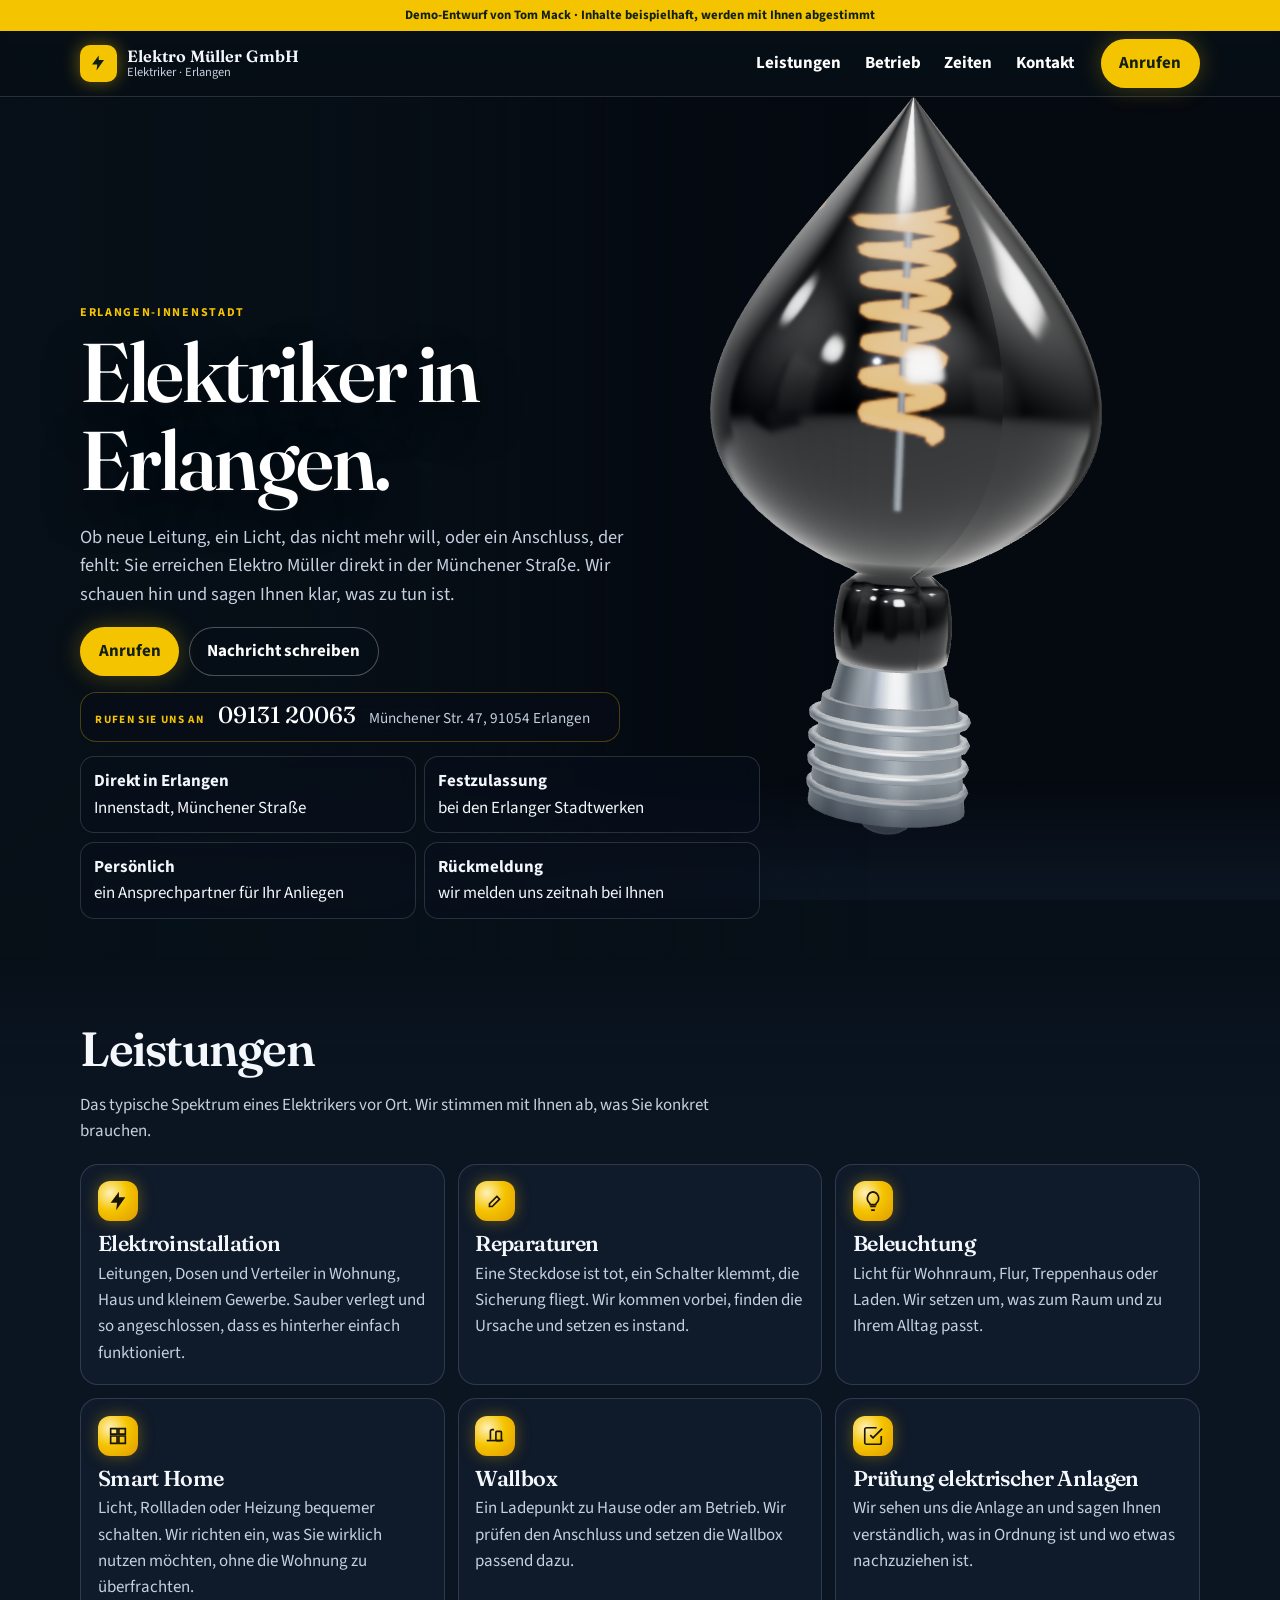
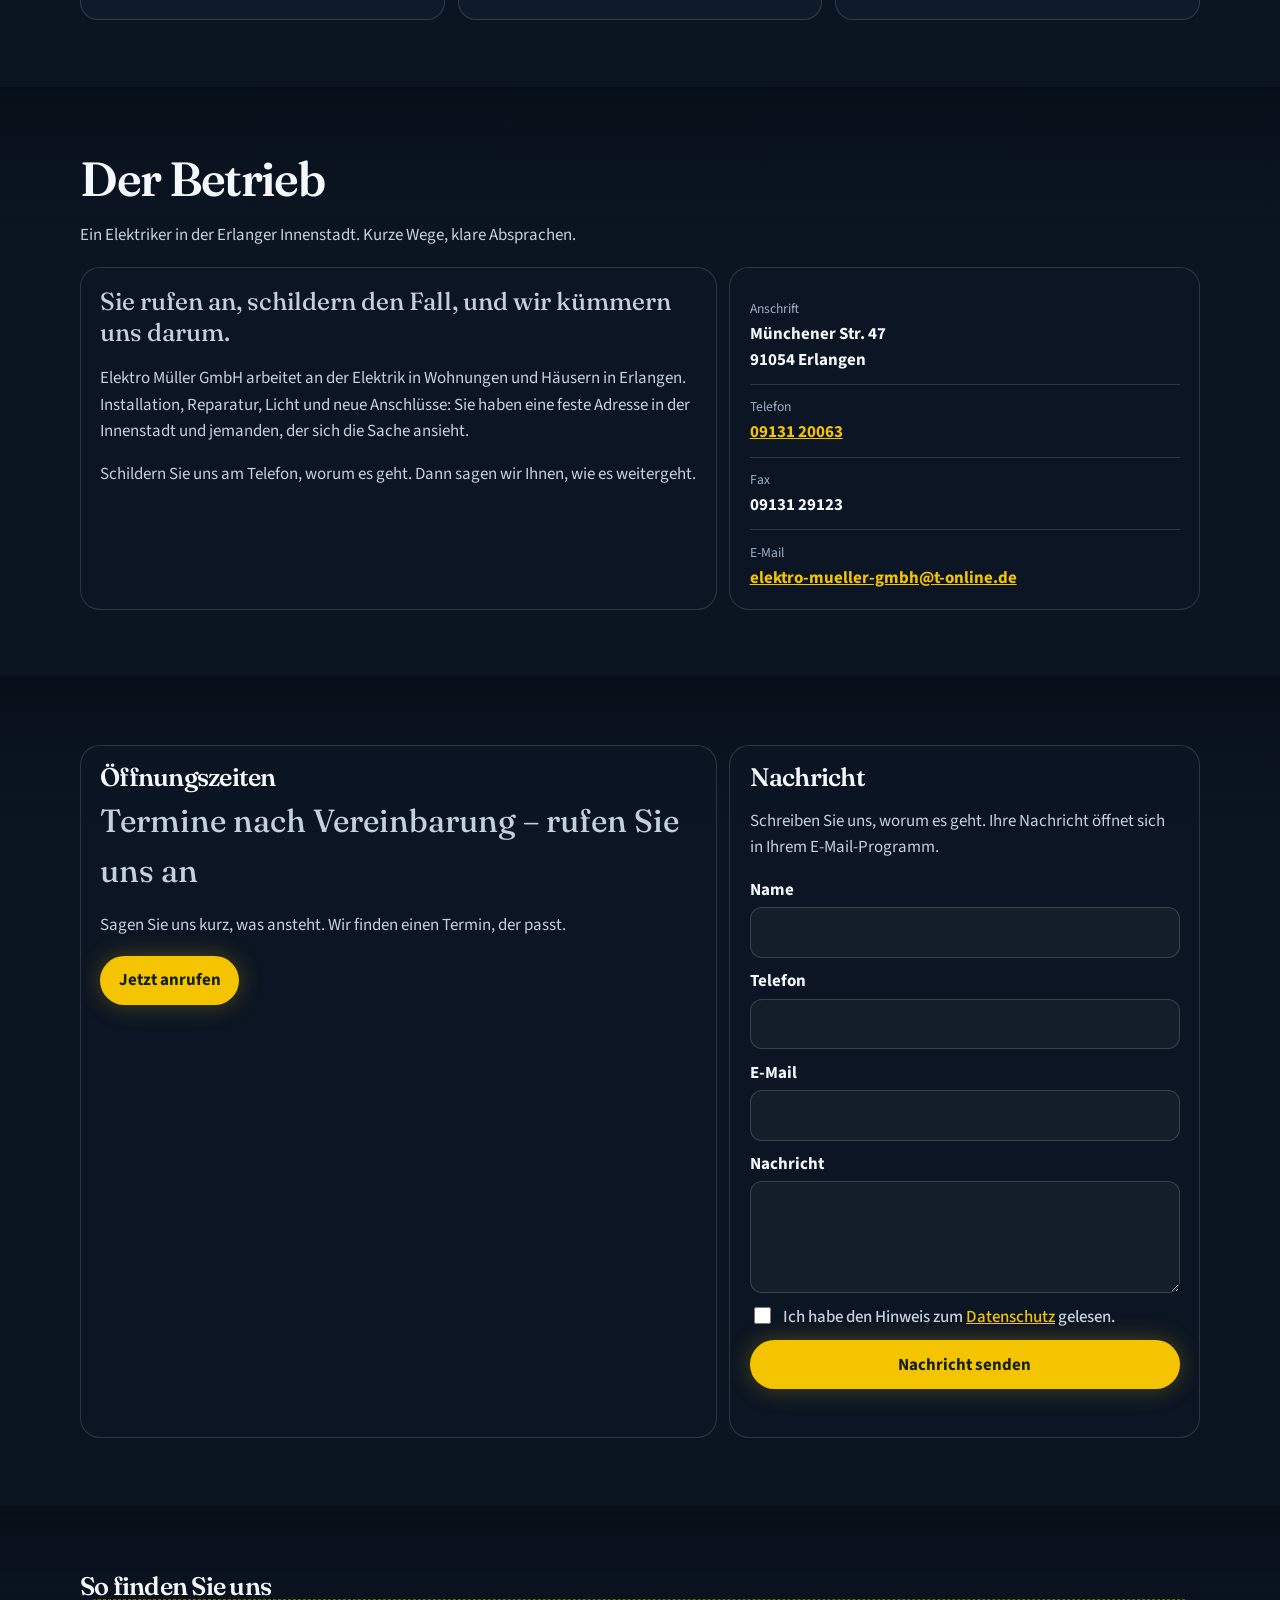
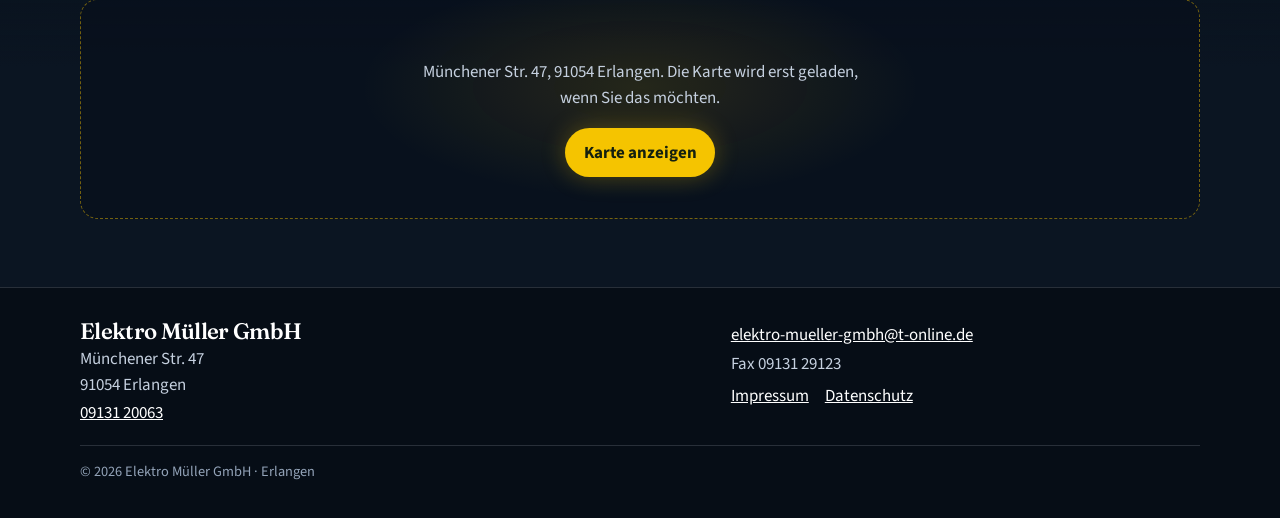
<file: index.html>
<!DOCTYPE html>
<html lang="de">
<head>
  <meta charset="utf-8">
  <meta name="viewport" content="width=device-width, initial-scale=1">
  <title>Elektriker in Erlangen | Elektro Müller GmbH</title>
  <meta name="description" content="Elektro Müller GmbH in Erlangen: Elektroinstallation, Reparatur, Beleuchtung. Münchener Str. 47, Telefon 09131 20063.">
  <meta name="robots" content="noindex">
  <link rel="icon" href="data:image/svg+xml,%3Csvg xmlns='http://www.w3.org/2000/svg' viewBox='0 0 32 32'%3E%3Crect width='32' height='32' rx='8' fill='%23071018'/%3E%3Cpath d='M18 4 8 18h7l-2 10 11-16h-7l1-8z' fill='%23f5c400'/%3E%3C/svg%3E">
  <link rel="stylesheet" href="styles.css">
  <script type="importmap">
  { "imports": { "three": "./vendor/three.module.min.js" } }
  </script>
  <script>
    if (window.matchMedia("(prefers-reduced-motion: reduce)").matches) {
      document.documentElement.classList.add("reduce");
    }
  </script>
</head>
<body>
  <!-- Demo-Entwurf. Keine Meister-, Notdienst- oder Gründungsangaben. Festzulassung belegt über ESTW, dort Name Müller Elektro GmbH. -->
  <a class="skip" href="#inhalt">Zum Inhalt springen</a>
  <div class="progress" aria-hidden="true"></div>
  <canvas id="webgl" aria-hidden="true"></canvas>
  <div class="canvas-fade" aria-hidden="true"></div>
  <div class="demo-banner">Demo-Entwurf von Tom Mack · Inhalte beispielhaft, werden mit Ihnen abgestimmt</div>
  <header class="site-header">
    <div class="wrap bar">
      <a class="brand" href="#inhalt">
        <span class="bolt" aria-hidden="true">
          <svg width="18" height="18" viewBox="0 0 24 24" fill="currentColor"><path d="M13 2 4 14h7l-1 8 10-14h-7l0-6z"/></svg>
        </span>
        <span class="brand-text">
          <strong>Elektro Müller GmbH</strong>
          <span>Elektriker · Erlangen</span>
        </span>
      </a>
      <button class="nav-toggle" type="button" aria-expanded="false" aria-controls="nav">
        <span class="visually-hidden">Menü</span>
        <span class="burger" aria-hidden="true"></span>
      </button>
      <nav class="site-nav" id="nav" aria-label="Hauptnavigation">
        <ul>
          <li><a href="#leistungen">Leistungen</a></li>
          <li><a href="#betrieb">Betrieb</a></li>
          <li><a href="#zeiten">Zeiten</a></li>
          <li><a href="#kontakt">Kontakt</a></li>
        </ul>
      </nav>
      <a class="btn btn-primary nav-cta" href="tel:+49913120063">Anrufen</a>
    </div>
  </header>

  <main class="page" id="inhalt">
    <section class="hero">
      <div class="bulb-slot" aria-hidden="true"></div>
      <div class="wrap hero-grid">
        <div>
          <p class="eyebrow">Erlangen-Innenstadt</p>
          <h1>Elektriker in Erlangen.</h1>
          <p class="lede">Ob neue Leitung, ein Licht, das nicht mehr will, oder ein Anschluss, der fehlt: Sie erreichen Elektro Müller direkt in der Münchener Straße. Wir schauen hin und sagen Ihnen klar, was zu tun ist.</p>
          <div class="actions">
            <a class="btn btn-primary" href="tel:+49913120063">Anrufen</a>
            <a class="btn btn-ghost" href="#kontakt">Nachricht schreiben</a>
          </div>
          <aside class="panel" aria-label="Telefon">
            <p class="kicker">Rufen Sie uns an</p>
            <a class="phone" href="tel:+49913120063">09131 20063</a>
            <p>Münchener Str. 47, 91054 Erlangen</p>
          </aside>
          <!-- PLATZHALTER: Festzulassung belegt. Die anderen Nutzenformulierungen sind allgemein, keine gemessenen Versprechen. -->
          <ul class="trust">
            <li><strong>Direkt in Erlangen</strong> Innenstadt, Münchener Straße</li>
            <li><strong>Festzulassung</strong> bei den Erlanger Stadtwerken</li>
            <li><strong>Persönlich</strong> ein Ansprechpartner für Ihr Anliegen</li>
            <li><strong>Rückmeldung</strong> wir melden uns zeitnah bei Ihnen</li>
          </ul>
        </div>
      </div>
    </section>

    <section class="section" id="leistungen">
      <div class="wrap">
        <div class="section-head reveal">
          <h2>Leistungen</h2>
          <p>Das typische Spektrum eines Elektrikers vor Ort. Wir stimmen mit Ihnen ab, was Sie konkret brauchen.</p>
        </div>
        <!-- PLATZHALTER: Leistungen beispielhaft. Kein E-Check, kein 24-Stunden-Notdienst. -->
        <div class="cards">
          <article class="card reveal">
            <div class="ico" aria-hidden="true"><svg width="22" height="22" viewBox="0 0 24 24" fill="currentColor"><path d="M13 2 4 14h7l-1 8 10-14h-7z"/></svg></div>
            <h3>Elektroinstallation</h3>
            <p>Leitungen, Dosen und Verteiler in Wohnung, Haus und kleinem Gewerbe. Sauber verlegt und so angeschlossen, dass es hinterher einfach funktioniert.</p>
          </article>
          <article class="card reveal">
            <div class="ico" aria-hidden="true"><svg width="22" height="22" viewBox="0 0 24 24" fill="none" stroke="currentColor" stroke-width="1.8"><path d="M14 7l3 3-8 8H6v-3l8-8z"/></svg></div>
            <h3>Reparaturen</h3>
            <p>Eine Steckdose ist tot, ein Schalter klemmt, die Sicherung fliegt. Wir kommen vorbei, finden die Ursache und setzen es instand.</p>
          </article>
          <article class="card reveal">
            <div class="ico" aria-hidden="true"><svg width="22" height="22" viewBox="0 0 24 24" fill="none" stroke="currentColor" stroke-width="1.8"><path d="M9 18h6M10 22h4M12 2a7 7 0 0 0-4 12c.6.7 1 1.6 1 2h6c0-.4.4-1.3 1-2a7 7 0 0 0-4-12z"/></svg></div>
            <h3>Beleuchtung</h3>
            <p>Licht für Wohnraum, Flur, Treppenhaus oder Laden. Wir setzen um, was zum Raum und zu Ihrem Alltag passt.</p>
          </article>
          <article class="card reveal">
            <div class="ico" aria-hidden="true"><svg width="22" height="22" viewBox="0 0 24 24" fill="none" stroke="currentColor" stroke-width="1.8"><path d="M4 10h7V4H4v6zM13 20h7v-8h-7v8zM13 10h7V4h-7v6zM4 20h7v-8H4v8z"/></svg></div>
            <h3>Smart Home</h3>
            <p>Licht, Rollladen oder Heizung bequemer schalten. Wir richten ein, was Sie wirklich nutzen möchten, ohne die Wohnung zu überfrachten.</p>
          </article>
          <article class="card reveal">
            <div class="ico" aria-hidden="true"><svg width="22" height="22" viewBox="0 0 24 24" fill="none" stroke="currentColor" stroke-width="1.8"><path d="M7 16V7a2 2 0 0 1 2-2h2"/><rect x="13" y="7" width="6" height="10" rx="1"/><path d="M3 17h18"/></svg></div>
            <h3>Wallbox</h3>
            <p>Ein Ladepunkt zu Hause oder am Betrieb. Wir prüfen den Anschluss und setzen die Wallbox passend dazu.</p>
          </article>
          <article class="card reveal">
            <div class="ico" aria-hidden="true"><svg width="22" height="22" viewBox="0 0 24 24" fill="none" stroke="currentColor" stroke-width="1.8"><path d="M9 11l3 3L22 4"/><path d="M21 12v7a2 2 0 0 1-2 2H5a2 2 0 0 1-2-2V5a2 2 0 0 1 2-2h11"/></svg></div>
            <h3>Prüfung elektrischer Anlagen</h3>
            <p>Wir sehen uns die Anlage an und sagen Ihnen verständlich, was in Ordnung ist und wo etwas nachzuziehen ist.</p>
          </article>
        </div>
      </div>
    </section>

    <section class="section" id="betrieb">
      <div class="wrap">
        <div class="section-head reveal">
          <h2>Der Betrieb</h2>
          <p>Ein Elektriker in der Erlanger Innenstadt. Kurze Wege, klare Absprachen.</p>
        </div>
        <div class="about">
          <div class="box reveal">
            <!-- PLATZHALTER: kein Inhabername, kein Gründungsjahr. -->
            <p class="pull">Sie rufen an, schildern den Fall, und wir kümmern uns darum.</p>
            <p>Elektro Müller GmbH arbeitet an der Elektrik in Wohnungen und Häusern in Erlangen. Installation, Reparatur, Licht und neue Anschlüsse: Sie haben eine feste Adresse in der Innenstadt und jemanden, der sich die Sache ansieht.</p>
            <p>Schildern Sie uns am Telefon, worum es geht. Dann sagen wir Ihnen, wie es weitergeht.</p>
          </div>
          <aside class="box reveal">
            <dl class="dl">
              <div><dt>Anschrift</dt><dd>Münchener Str. 47<br>91054 Erlangen</dd></div>
              <div><dt>Telefon</dt><dd><a href="tel:+49913120063">09131 20063</a></dd></div>
              <div><dt>Fax</dt><dd>09131 29123</dd></div>
              <div><dt>E-Mail</dt><dd><a href="mailto:elektro-mueller-gmbh@t-online.de">elektro-mueller-gmbh@t-online.de</a></dd></div>
            </dl>
          </aside>
        </div>
      </div>
    </section>

    <section class="section" id="zeiten">
      <div class="wrap split">
        <div class="box reveal">
          <h2>Öffnungszeiten</h2>
          <!-- PLATZHALTER: konkrete Zeiten unbekannt. -->
          <p class="hours-note">Termine nach Vereinbarung – rufen Sie uns an</p>
          <p>Sagen Sie uns kurz, was ansteht. Wir finden einen Termin, der passt.</p>
          <p><a class="btn btn-primary" href="tel:+49913120063">Jetzt anrufen</a></p>
        </div>
        <div class="box reveal" id="kontakt">
          <h2>Nachricht</h2>
          <p>Schreiben Sie uns, worum es geht. Ihre Nachricht öffnet sich in Ihrem E-Mail-Programm.</p>
          <form id="kontakt-form">
            <label>Name <input name="name" type="text" autocomplete="name" required></label>
            <label>Telefon <input name="telefon" type="tel" autocomplete="tel"></label>
            <label>E-Mail <input name="email" type="email" autocomplete="email"></label>
            <label>Nachricht <textarea name="nachricht" required></textarea></label>
            <label class="check"><input type="checkbox" required> <span>Ich habe den Hinweis zum <a href="datenschutz.html">Datenschutz</a> gelesen.</span></label>
            <button class="btn btn-primary" type="submit">Nachricht senden</button>
            <p class="form-status" id="form-status" role="status"></p>
          </form>
        </div>
      </div>
    </section>

    <section class="section" aria-labelledby="karte-titel">
      <div class="wrap">
        <h2 id="karte-titel" class="reveal">So finden Sie uns</h2>
        <div class="map-hold reveal" id="map-hold">
          <div>
            <p>Münchener Str. 47, 91054 Erlangen. Die Karte wird erst geladen, wenn Sie das möchten.</p>
            <button class="btn btn-primary" type="button" id="map-load">Karte anzeigen</button>
          </div>
        </div>
      </div>
    </section>
  </main>

  <footer class="site-footer">
    <div class="wrap footer-grid">
      <div>
        <h2>Elektro Müller GmbH</h2>
        <p>Münchener Str. 47<br>91054 Erlangen</p>
        <p><a href="tel:+49913120063">09131 20063</a></p>
      </div>
      <div>
        <p><a href="mailto:elektro-mueller-gmbh@t-online.de">elektro-mueller-gmbh@t-online.de</a></p>
        <p>Fax 09131 29123</p>
        <div class="legal-links">
          <a href="impressum.html">Impressum</a>
          <a href="datenschutz.html">Datenschutz</a>
        </div>
      </div>
    </div>
    <div class="wrap fine"><p>© <span data-year>2026</span> Elektro Müller GmbH · Erlangen</p></div>
  </footer>
  <a class="call-dock btn btn-primary" href="tel:+49913120063">Anrufen · 09131 20063</a>
  <!-- PLATZHALTER: facebook.com/ElektroMuellerGmbh gehört zum Wolfsburger Betrieb, kein Link. -->
  <script type="module" src="scene.js"></script>
</body>
</html>
</file>
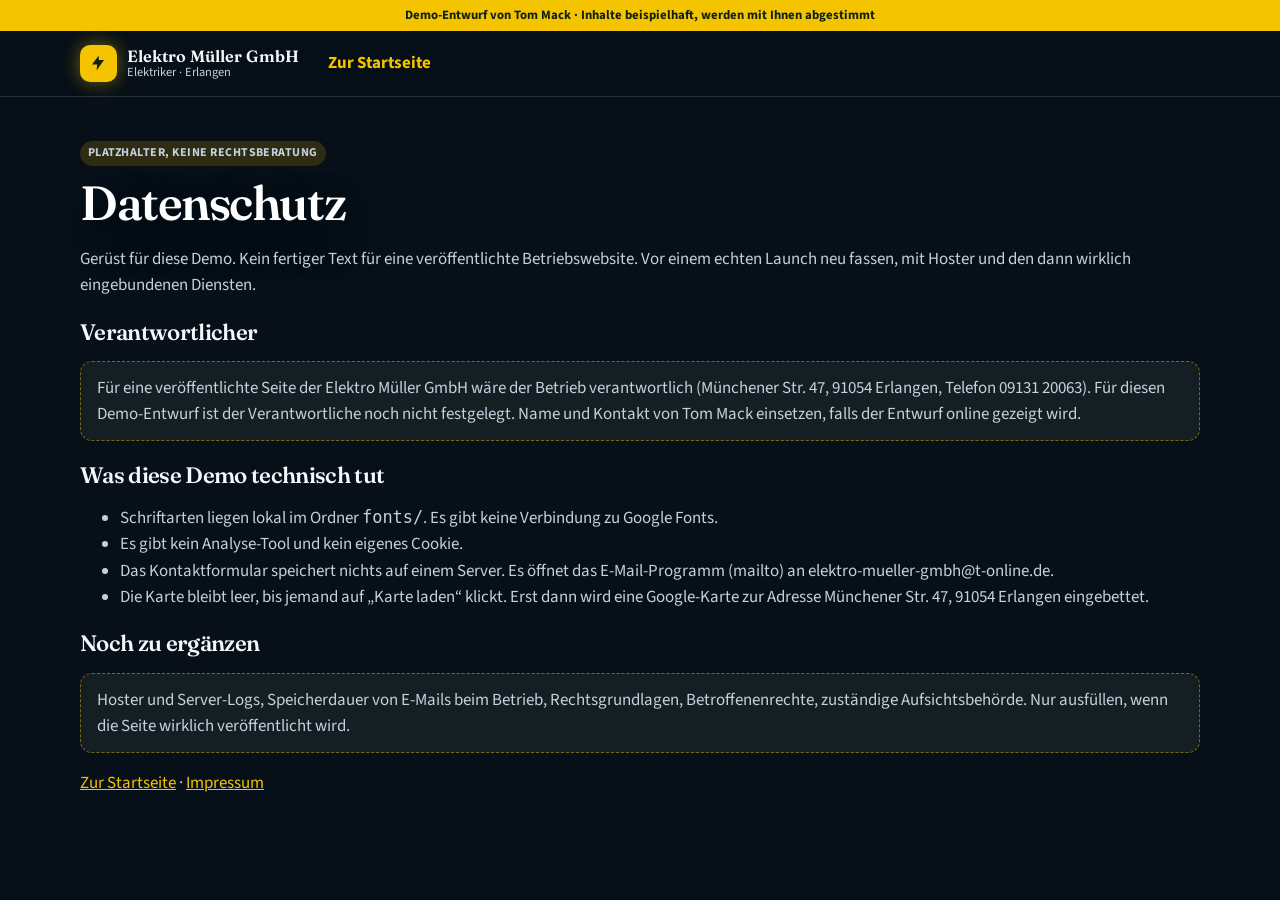
<file: datenschutz.html>
<!DOCTYPE html>
<html lang="de">
<head>
  <meta charset="utf-8">
  <meta name="viewport" content="width=device-width, initial-scale=1">
  <title>Datenschutz | Elektro Müller GmbH (Demo)</title>
  <meta name="robots" content="noindex">
  <link rel="stylesheet" href="styles.css">
</head>
<body>
  <a class="skip" href="#inhalt">Zum Inhalt springen</a>
  <div class="demo-banner">Demo-Entwurf von Tom Mack · Inhalte beispielhaft, werden mit Ihnen abgestimmt</div>
  <header class="site-header">
    <div class="wrap bar">
      <a class="brand" href="index.html">
        <span class="bolt" aria-hidden="true">
          <svg width="18" height="18" viewBox="0 0 24 24" fill="currentColor"><path d="M13 2 4 14h7l-1 8 10-14h-7l0-6z"/></svg>
        </span>
        <span class="brand-text"><strong>Elektro Müller GmbH</strong><span>Elektriker · Erlangen</span></span>
      </a>
      <a class="btn btn-light" href="index.html">Zur Startseite</a>
    </div>
  </header>
  <main class="legal" id="inhalt">
    <div class="wrap">
      <p class="badge">Platzhalter, keine Rechtsberatung</p>
      <h1>Datenschutz</h1>
      <p>Gerüst für diese Demo. Kein fertiger Text für eine veröffentlichte Betriebswebsite. Vor einem echten Launch neu fassen, mit Hoster und den dann wirklich eingebundenen Diensten.</p>

      <h2>Verantwortlicher</h2>
      <!-- PLATZHALTER -->
      <p class="ph">Für eine veröffentlichte Seite der Elektro Müller GmbH wäre der Betrieb verantwortlich (Münchener Str. 47, 91054 Erlangen, Telefon 09131 20063). Für diesen Demo-Entwurf ist der Verantwortliche noch nicht festgelegt. Name und Kontakt von Tom Mack einsetzen, falls der Entwurf online gezeigt wird.</p>

      <h2>Was diese Demo technisch tut</h2>
      <ul>
        <li>Schriftarten liegen lokal im Ordner <code>fonts/</code>. Es gibt keine Verbindung zu Google Fonts.</li>
        <li>Es gibt kein Analyse-Tool und kein eigenes Cookie.</li>
        <li>Das Kontaktformular speichert nichts auf einem Server. Es öffnet das E-Mail-Programm (mailto) an elektro-mueller-gmbh@t-online.de.</li>
        <li>Die Karte bleibt leer, bis jemand auf „Karte laden“ klickt. Erst dann wird eine Google-Karte zur Adresse Münchener Str. 47, 91054 Erlangen eingebettet.</li>
      </ul>

      <h2>Noch zu ergänzen</h2>
      <!-- PLATZHALTER -->
      <p class="ph">Hoster und Server-Logs, Speicherdauer von E-Mails beim Betrieb, Rechtsgrundlagen, Betroffenenrechte, zuständige Aufsichtsbehörde. Nur ausfüllen, wenn die Seite wirklich veröffentlicht wird.</p>

      <p><a href="index.html">Zur Startseite</a> · <a href="impressum.html">Impressum</a></p>
    </div>
  </main>
</body>
</html>
</file>
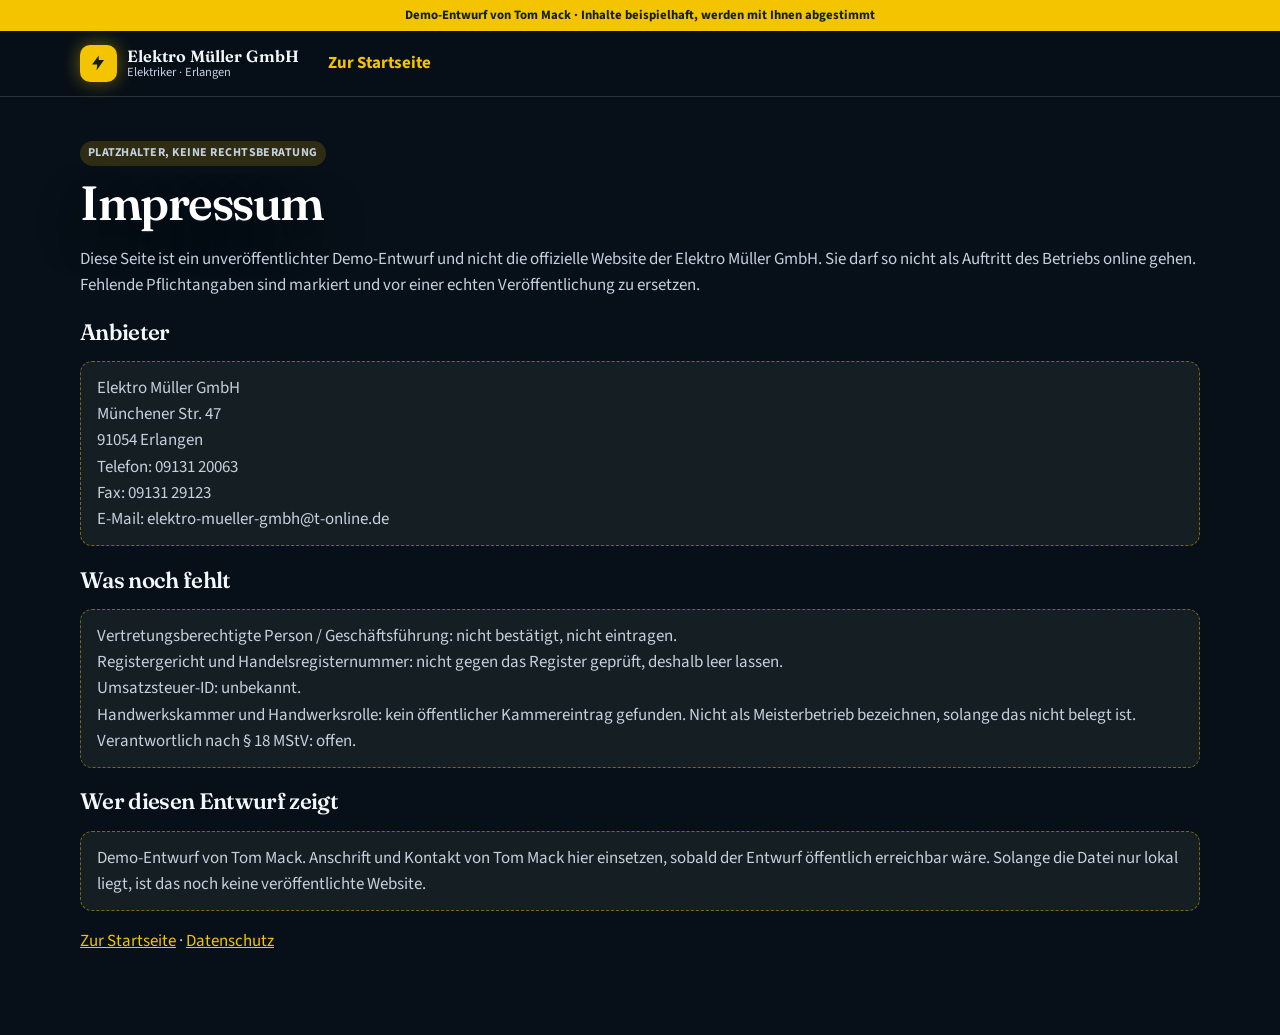
<file: impressum.html>
<!DOCTYPE html>
<html lang="de">
<head>
  <meta charset="utf-8">
  <meta name="viewport" content="width=device-width, initial-scale=1">
  <title>Impressum | Elektro Müller GmbH (Demo)</title>
  <meta name="robots" content="noindex">
  <link rel="stylesheet" href="styles.css">
</head>
<body>
  <a class="skip" href="#inhalt">Zum Inhalt springen</a>
  <div class="demo-banner">Demo-Entwurf von Tom Mack · Inhalte beispielhaft, werden mit Ihnen abgestimmt</div>
  <header class="site-header">
    <div class="wrap bar">
      <a class="brand" href="index.html">
        <span class="bolt" aria-hidden="true">
          <svg width="18" height="18" viewBox="0 0 24 24" fill="currentColor"><path d="M13 2 4 14h7l-1 8 10-14h-7l0-6z"/></svg>
        </span>
        <span class="brand-text"><strong>Elektro Müller GmbH</strong><span>Elektriker · Erlangen</span></span>
      </a>
      <a class="btn btn-light" href="index.html">Zur Startseite</a>
    </div>
  </header>
  <main class="legal" id="inhalt">
    <div class="wrap">
      <p class="badge">Platzhalter, keine Rechtsberatung</p>
      <h1>Impressum</h1>
      <p>Diese Seite ist ein unveröffentlichter Demo-Entwurf und nicht die offizielle Website der Elektro Müller GmbH. Sie darf so nicht als Auftritt des Betriebs online gehen. Fehlende Pflichtangaben sind markiert und vor einer echten Veröffentlichung zu ersetzen.</p>

      <h2>Anbieter</h2>
      <!-- PLATZHALTER: Adresse, Telefon, Fax und E-Mail aus öffentlichen Verzeichnissen. ESTW führt denselben Standort als Müller Elektro GmbH. -->
      <p class="ph">
        Elektro Müller GmbH<br>
        Münchener Str. 47<br>
        91054 Erlangen<br>
        Telefon: 09131 20063<br>
        Fax: 09131 29123<br>
        E-Mail: elektro-mueller-gmbh@t-online.de
      </p>
            <h2>Was noch fehlt</h2>
      <!-- PLATZHALTER -->
      <p class="ph">
        Vertretungsberechtigte Person / Geschäftsführung: nicht bestätigt, nicht eintragen.<br>
        Registergericht und Handelsregisternummer: nicht gegen das Register geprüft, deshalb leer lassen.<br>
        Umsatzsteuer-ID: unbekannt.<br>
        Handwerkskammer und Handwerksrolle: kein öffentlicher Kammereintrag gefunden. Nicht als Meisterbetrieb bezeichnen, solange das nicht belegt ist.<br>
        Verantwortlich nach § 18 MStV: offen.
      </p>

      <h2>Wer diesen Entwurf zeigt</h2>
      <!-- PLATZHALTER -->
      <p class="ph">Demo-Entwurf von Tom Mack. Anschrift und Kontakt von Tom Mack hier einsetzen, sobald der Entwurf öffentlich erreichbar wäre. Solange die Datei nur lokal liegt, ist das noch keine veröffentlichte Website.</p>

      <p><a href="index.html">Zur Startseite</a> · <a href="datenschutz.html">Datenschutz</a></p>
    </div>
  </main>
</body>
</html>
</file>
<file: styles.css>
@font-face {
  font-family: "Fraunces Local";
  src: url("fonts/Fraunces.ttf") format("truetype");
  font-weight: 460 700;
  font-style: normal;
  font-display: swap;
}
@font-face {
  font-family: "Source Sans Local";
  src: url("fonts/SourceSans3.ttf") format("truetype");
  font-weight: 400 700;
  font-style: normal;
  font-display: swap;
}

:root {
  --navy: #071018;
  --navy-2: #102033;
  --ink: #f4f7fb;
  --muted: #c5d0df;
  --line: rgba(214, 224, 238, 0.16);
  --yellow: #f5c400;
  --amber: #ffb703;
  --serif: "Fraunces Local", "Iowan Old Style", Palatino, Georgia, serif;
  --sans: "Source Sans Local", "Segoe UI", sans-serif;
  --max: 1120px;
}

*, *::before, *::after { box-sizing: border-box; }
html { scroll-behavior: smooth; }
body {
  margin: 0;
  color: var(--ink);
  font-family: var(--sans);
  font-size: 1.06rem;
  line-height: 1.55;
  background: var(--navy);
}
body.reduce, body.no-webgl { background:
  radial-gradient(520px 420px at 78% 18%, rgba(245, 196, 0, 0.28), transparent 60%),
  radial-gradient(700px 480px at 20% 0%, rgba(40, 90, 160, 0.35), transparent 55%),
  var(--navy);
}
a { color: var(--yellow); }
a:hover { color: #ffe08a; }
:focus-visible { outline: 3px solid var(--yellow); outline-offset: 2px; }
.skip {
  position: absolute; left: 0.8rem; top: -4rem; z-index: 80;
  background: #000; color: #fff; padding: 0.5rem 0.8rem;
}
.skip:focus { top: 0.6rem; }
.visually-hidden {
  position: absolute; width: 1px; height: 1px; margin: -1px; padding: 0;
  overflow: hidden; clip: rect(0,0,0,0); white-space: nowrap; border: 0;
}
.wrap { width: min(var(--max), calc(100% - 1.5rem)); margin-inline: auto; }

#webgl {
  position: fixed; inset: 0; width: 100%; height: 100%; z-index: 0;
  display: block; pointer-events: none;
}
body.no-webgl #webgl, body.reduce #webgl { display: none; }

.progress {
  position: fixed; top: 0; left: 0; height: 3px; width: 100%;
  background: linear-gradient(90deg, var(--amber), #fff4c2);
  transform: scaleX(0); transform-origin: 0 50%; z-index: 60; pointer-events: none;
}

.demo-banner {
  position: relative; z-index: 5;
  background: var(--yellow); color: #102013;
  text-align: center; font-size: 0.8rem; font-weight: 700;
  line-height: 1.35; padding: 0.42rem 0.8rem;
}
.site-header {
  position: sticky; top: 0; z-index: 30;
  background: rgba(7, 16, 24, 0.78);
  backdrop-filter: blur(14px);
  border-bottom: 1px solid var(--line);
}
.bar { min-height: 4.1rem; display: flex; align-items: center; gap: 0.65rem; }
.brand { display: flex; align-items: center; gap: 0.65rem; color: inherit; text-decoration: none; min-width: 0; }
.brand:hover { color: inherit; }
.bolt {
  width: 2.3rem; height: 2.3rem; flex: none; border-radius: 10px;
  background: var(--yellow); color: #102013; display: grid; place-items: center;
  box-shadow: 0 0 18px rgba(245, 196, 0, 0.45);
}
.brand-text { display: flex; flex-direction: column; line-height: 1.1; }
.brand-text strong { font-family: var(--serif); font-weight: 620; font-size: 1.02rem; white-space: nowrap; }
.brand-text span { color: var(--muted); font-size: 0.78rem; }
.nav-toggle {
  margin-left: auto; width: 2.7rem; height: 2.7rem; border-radius: 10px;
  border: 1px solid rgba(255,255,255,0.2); background: transparent; color: #fff;
  display: inline-flex; align-items: center; justify-content: center; cursor: pointer;
}
.nav-toggle .burger, .nav-toggle .burger::before, .nav-toggle .burger::after {
  display: block; width: 1.05rem; height: 2px; background: #fff; position: relative; border-radius: 2px;
}
.nav-toggle .burger::before, .nav-toggle .burger::after { content: ""; position: absolute; left: 0; }
.nav-toggle .burger::before { top: -6px; }
.nav-toggle .burger::after { top: 6px; }
.site-nav { display: none; }
.site-nav.is-open {
  display: block; position: absolute; left: 0; right: 0; top: 100%;
  background: rgba(7, 16, 24, 0.96); border-bottom: 1px solid var(--line); padding: 0.4rem 1rem 0.8rem;
}
.site-nav ul { list-style: none; margin: 0; padding: 0; }
.site-nav a { display: block; color: #fff; text-decoration: none; font-weight: 700; padding: 0.7rem 0.2rem; }
.btn.nav-cta { display: none; }

.page { position: relative; z-index: 2; }
.canvas-fade {
  position: fixed; left: 0; right: 0; bottom: 0; height: 120px; z-index: 1;
  pointer-events: none;
  background: linear-gradient(180deg, rgba(11,21,34,0) 0%, rgba(11,21,34,0.55) 45%, #0b1522 100%);
}
.hero { position: relative; min-height: min(100svh, 860px); display: grid; align-items: end; padding: 1.4rem 0 2.4rem; }
.bulb-slot { display: none; }
.hero::before { content: ""; position: absolute; inset: 0; z-index: 0; pointer-events: none; background: linear-gradient(90deg, rgba(7,16,24,0.94) 0%, rgba(7,16,24,0.78) 32%, rgba(7,16,24,0.2) 52%, rgba(7,16,24,0) 68%); }
.hero-grid { position: relative; z-index: 1; }
.hero-grid { display: grid; gap: 1.2rem; }
.eyebrow {
  margin: 0 0 0.45rem; color: var(--yellow); font-weight: 700;
  letter-spacing: 0.14em; text-transform: uppercase; font-size: 0.75rem;
}
h1, h2, h3 { font-family: var(--serif); font-weight: 580; letter-spacing: -0.03em; line-height: 1.05; margin: 0; }
h1 { color: #fff; font-size: clamp(2.7rem, 8vw, 5.2rem); max-width: 11ch; text-shadow: 0 2px 0 #071018, 0 18px 40px rgba(0,0,0,0.65); }
.lede { color: var(--muted); font-size: 1.15rem; max-width: 36rem; }
.actions { display: flex; flex-wrap: wrap; gap: 0.6rem; margin: 1rem 0; }
.btn {
  display: inline-flex; align-items: center; justify-content: center;
  min-height: 2.9rem; padding: 0.65rem 1.1rem; border-radius: 999px;
  border: 1px solid transparent; font: inherit; font-weight: 700; text-decoration: none; cursor: pointer;
}
.btn-primary { background: var(--yellow); color: #14200f; box-shadow: 0 0 24px rgba(245, 196, 0, 0.28); }
.btn-primary:hover { background: #ffd84a; color: #14200f; }
.btn-ghost { background: rgba(7,16,24,0.35); color: #fff; border-color: rgba(255,255,255,0.28); }
.btn-ghost:hover { color: #fff; border-color: var(--yellow); }
.trust { list-style: none; margin: 0.4rem 0 0; padding: 0; display: grid; grid-template-columns: 1fr 1fr; gap: 0.55rem; }
.trust li {
  background: rgba(8, 16, 28, 0.55); border: 1px solid var(--line); border-radius: 14px;
  padding: 0.7rem 0.8rem; backdrop-filter: blur(8px);
}
.trust strong { display: block; }
.panel {
  display: flex; flex-wrap: wrap; align-items: baseline; gap: 0.2rem 0.85rem;
  width: min(100%, 540px); margin: 0.15rem 0 0.9rem; padding: 0.65rem 0.9rem;
  background: rgba(8, 14, 24, 0.55); border: 1px solid rgba(245, 196, 0, 0.28);
  border-radius: 16px; backdrop-filter: blur(10px);
}
.panel .kicker { margin: 0; color: var(--yellow); letter-spacing: 0.12em; text-transform: uppercase; font-size: 0.7rem; font-weight: 700; }
.panel a.phone { color: #fff; text-decoration: none; font-family: var(--serif); font-size: 1.45rem; line-height: 1; }
.panel a.phone:hover { color: var(--yellow); }
.panel p { margin: 0; color: var(--muted); font-size: 0.95rem; }

.section { padding: 4.2rem 0; background: linear-gradient(180deg, rgba(11,21,34,0) 0%, rgba(11,21,34,0.65) 70px, #0b1522 160px); }
.section-head { max-width: 40rem; margin-bottom: 1.2rem; }
.section-head h2 { font-size: clamp(2rem, 4vw, 3rem); }
.section-head p { color: var(--muted); }
.cards { display: grid; gap: 0.8rem; perspective: 900px; }
.card {
  background: rgba(16, 28, 44, 0.88); border: 1px solid var(--line); border-radius: 18px;
  padding: 1.05rem 1.05rem 1.15rem; transition: transform 0.18s ease, border-color 0.18s ease, box-shadow 0.18s ease;
  transform-style: preserve-3d;
}
.card:hover {
  border-color: rgba(245, 196, 0, 0.75);
  box-shadow: 0 0 0 1px rgba(245,196,0,0.25), 0 18px 40px rgba(245, 196, 0, 0.08);
}
.ico {
  width: 2.5rem; height: 2.5rem; border-radius: 12px; display: grid; place-items: center;
  color: #1a1404; background: radial-gradient(circle at 30% 30%, #fff1b8, var(--yellow) 45%, #e09a00);
  box-shadow: 0 0 16px rgba(245, 196, 0, 0.35);
}
.card h3 { font-size: 1.35rem; margin: 0.75rem 0 0.3rem; }
.card p { margin: 0; color: var(--muted); }
.about, .split { display: grid; gap: 0.8rem; }
.box {
  background: rgba(12, 22, 36, 0.9); border: 1px solid var(--line); border-radius: 20px; padding: 1.15rem 1.2rem;
}
.pull { font-family: var(--serif); font-size: 1.55rem; line-height: 1.25; margin: 0 0 0.7rem; }
.box p { color: var(--muted); }
.dl { margin: 0; }
.dl div { padding: 0.7rem 0; border-bottom: 1px solid var(--line); }
.dl div:last-child { border: 0; padding-bottom: 0; }
.dl dt { color: #9eafc4; font-size: 0.85rem; }
.dl dd { margin: 0.12rem 0 0; font-weight: 700; }
.hours-note { font-family: var(--serif); font-size: clamp(1.45rem, 3vw, 2rem); margin: 0.35rem 0 0.5rem; color: #fff; }
form { display: grid; gap: 0.65rem; }
label { display: grid; gap: 0.25rem; font-weight: 700; }
input, textarea {
  font: inherit; color: #fff; background: rgba(255,255,255,0.04);
  border: 1px solid rgba(255,255,255,0.16); border-radius: 12px; padding: 0.7rem 0.75rem; width: 100%;
}
textarea { min-height: 7rem; resize: vertical; }
.check { display: flex; gap: 0.55rem; align-items: flex-start; font-weight: 500; color: var(--muted); }
.check input { width: 1.1rem; height: 1.1rem; margin-top: 0.2rem; }
.form-status { min-height: 1.2rem; margin: 0; font-weight: 700; color: var(--yellow); }
.map-hold {
  min-height: 220px; border-radius: 18px; border: 1px dashed rgba(245,196,0,0.45);
  display: grid; place-items: center; text-align: center; padding: 1.2rem;
  background: radial-gradient(400px 160px at 50% 40%, rgba(245,196,0,0.12), transparent 70%), rgba(8,16,28,0.65);
}
.map-hold p { color: var(--muted); max-width: 28rem; }
.map-hold iframe { width: 100%; height: 280px; border: 0; border-radius: 12px; }
.site-footer {
  position: relative; z-index: 1; background: #060d16; color: #c5d0df;
  padding: 2rem 0 6.2rem; border-top: 1px solid var(--line);
}
.footer-grid { display: grid; gap: 1rem; }
.site-footer h2 { color: #fff; font-size: 1.4rem; }
.site-footer a { color: #fff; }
.site-footer p { margin: 0.15rem 0; }
.legal-links { display: flex; gap: 1rem; margin-top: 0.4rem; }
.fine { margin-top: 1rem; padding-top: 0.8rem; border-top: 1px solid var(--line); color: #93a3b8; font-size: 0.9rem; }
.call-dock {
  position: fixed; z-index: 40; left: 0.8rem; right: 0.8rem; bottom: 0.8rem;
  display: flex;
}
.call-dock .btn { width: 100%; }

html.js .reveal { opacity: 0; transform: translateY(22px); transition: opacity 0.7s ease, transform 0.7s ease; }
html.js .reveal.in { opacity: 1; transform: none; }

.legal { position: relative; z-index: 1; padding: 2rem 0 4rem; }
.legal h1 { font-size: clamp(2rem, 5vw, 3rem); }
.legal h2 { font-size: 1.4rem; margin: 1.4rem 0 0.4rem; }
.legal p, .legal li { color: var(--muted); }
.badge {
  display: inline-block; background: rgba(245,196,0,0.16); color: var(--yellow);
  font-size: 0.75rem; font-weight: 800; letter-spacing: 0.04em; text-transform: uppercase;
  border-radius: 999px; padding: 0.2rem 0.5rem;
}
.ph { background: rgba(255,244,214,0.06); border: 1px dashed rgba(245,196,0,0.45); border-radius: 12px; padding: 0.8rem 1rem; color: #fff; }

@media (max-width: 420px) {
  .brand-text span { display: none; }
  .demo-banner { font-size: 0.74rem; }
}
@media (min-width: 800px) {
  .nav-toggle, .call-dock { display: none; }
  .site-nav, .site-nav.is-open {
    display: block; position: static; background: transparent; border: 0; padding: 0; margin-left: auto;
  }
  .site-nav ul { display: flex; gap: 0.2rem; }
  .site-nav a { padding: 0.4rem 0.65rem; }
  .btn.nav-cta { display: inline-flex; margin-left: 0.35rem; }
  .hero-grid { grid-template-columns: minmax(0, 680px); }
  .cards { grid-template-columns: repeat(3, 1fr); }
  .about, .split, .footer-grid { grid-template-columns: 1.15fr 0.85fr; }
  .site-footer { padding-bottom: 2rem; }
}
@media (prefers-reduced-motion: reduce) {
  html { scroll-behavior: auto; }
  html.js .reveal { opacity: 1; transform: none; transition: none; }
  .card { transition: none; }
}

@media (max-width: 799px) {
  .hero { min-height: 0; align-items: start; padding-top: 0.4rem; }
  .bulb-slot { display: block; height: 280px; }
  .btn.nav-cta { display: none; }
  .hero::before { background: linear-gradient(180deg, rgba(7,16,24,0.08) 0 190px, rgba(7,16,24,0.82) 270px, rgba(7,16,24,0.9) 100%); }
}
</file>
